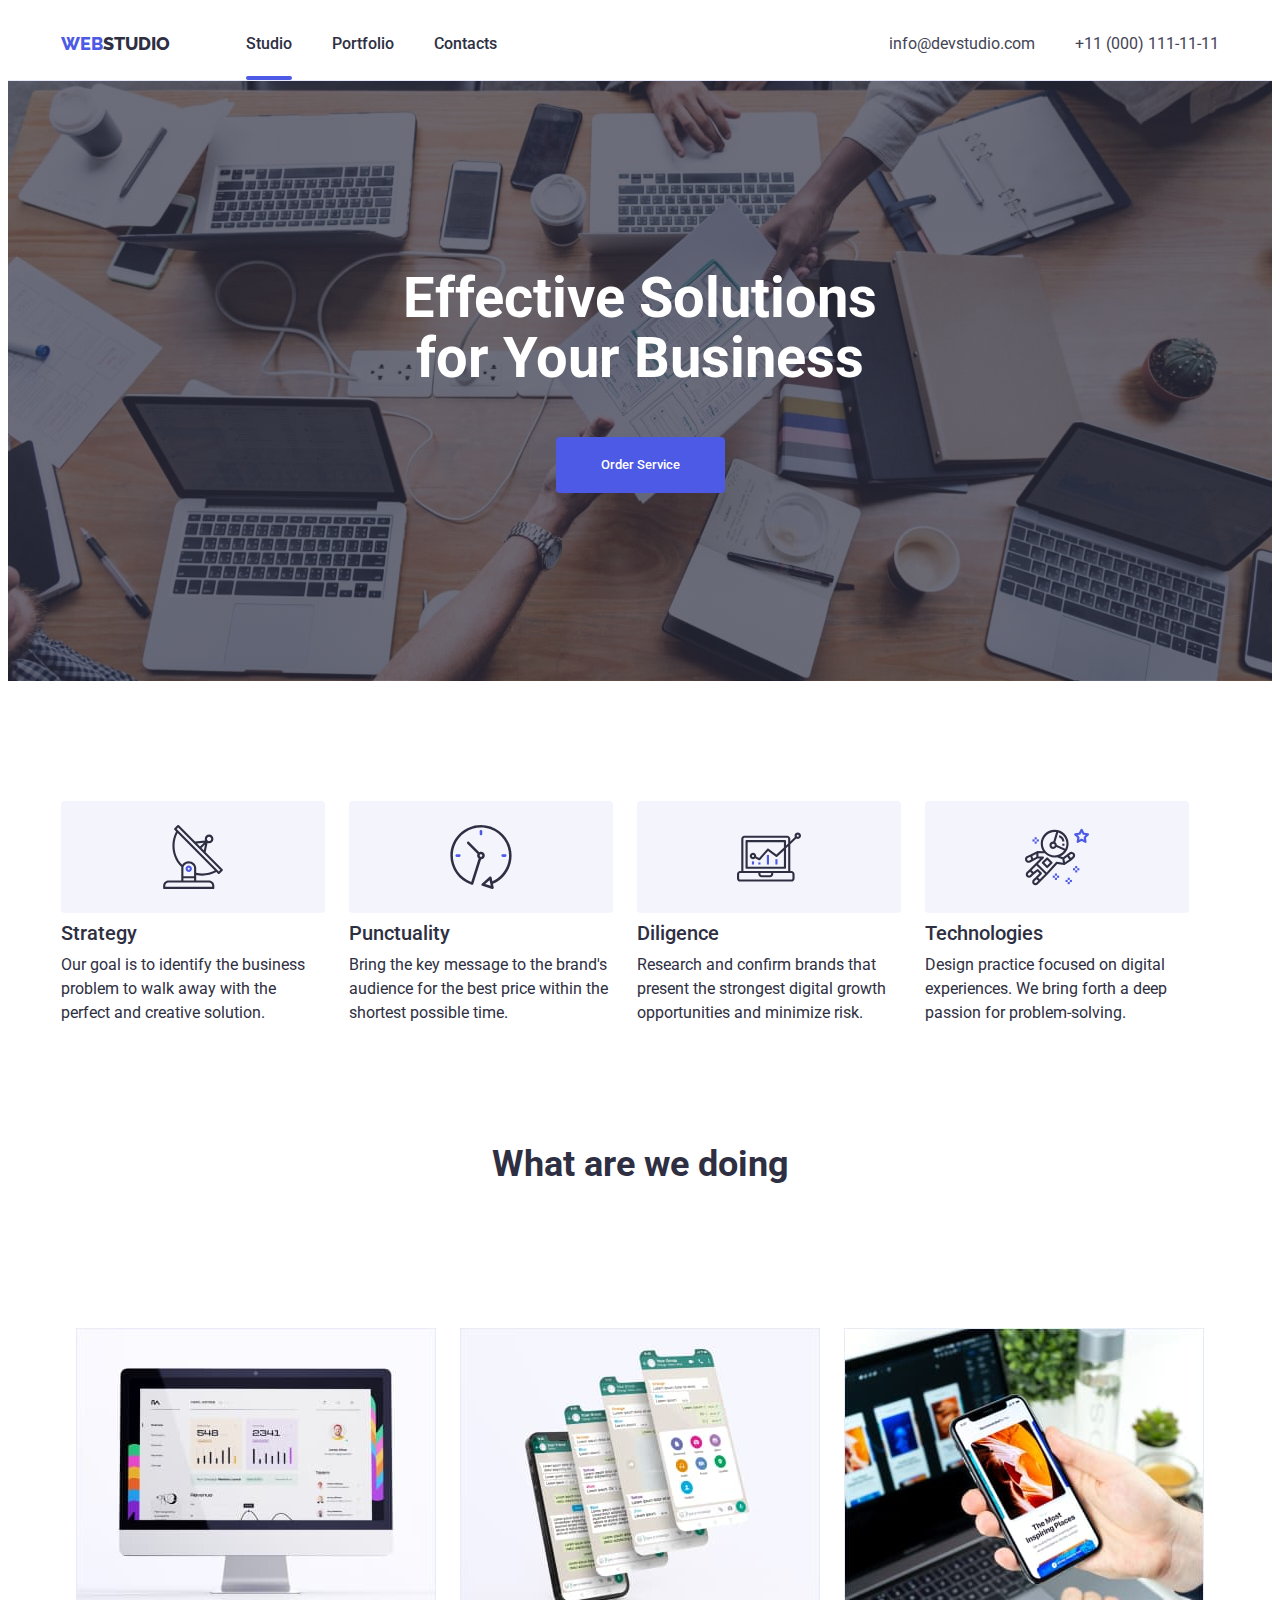
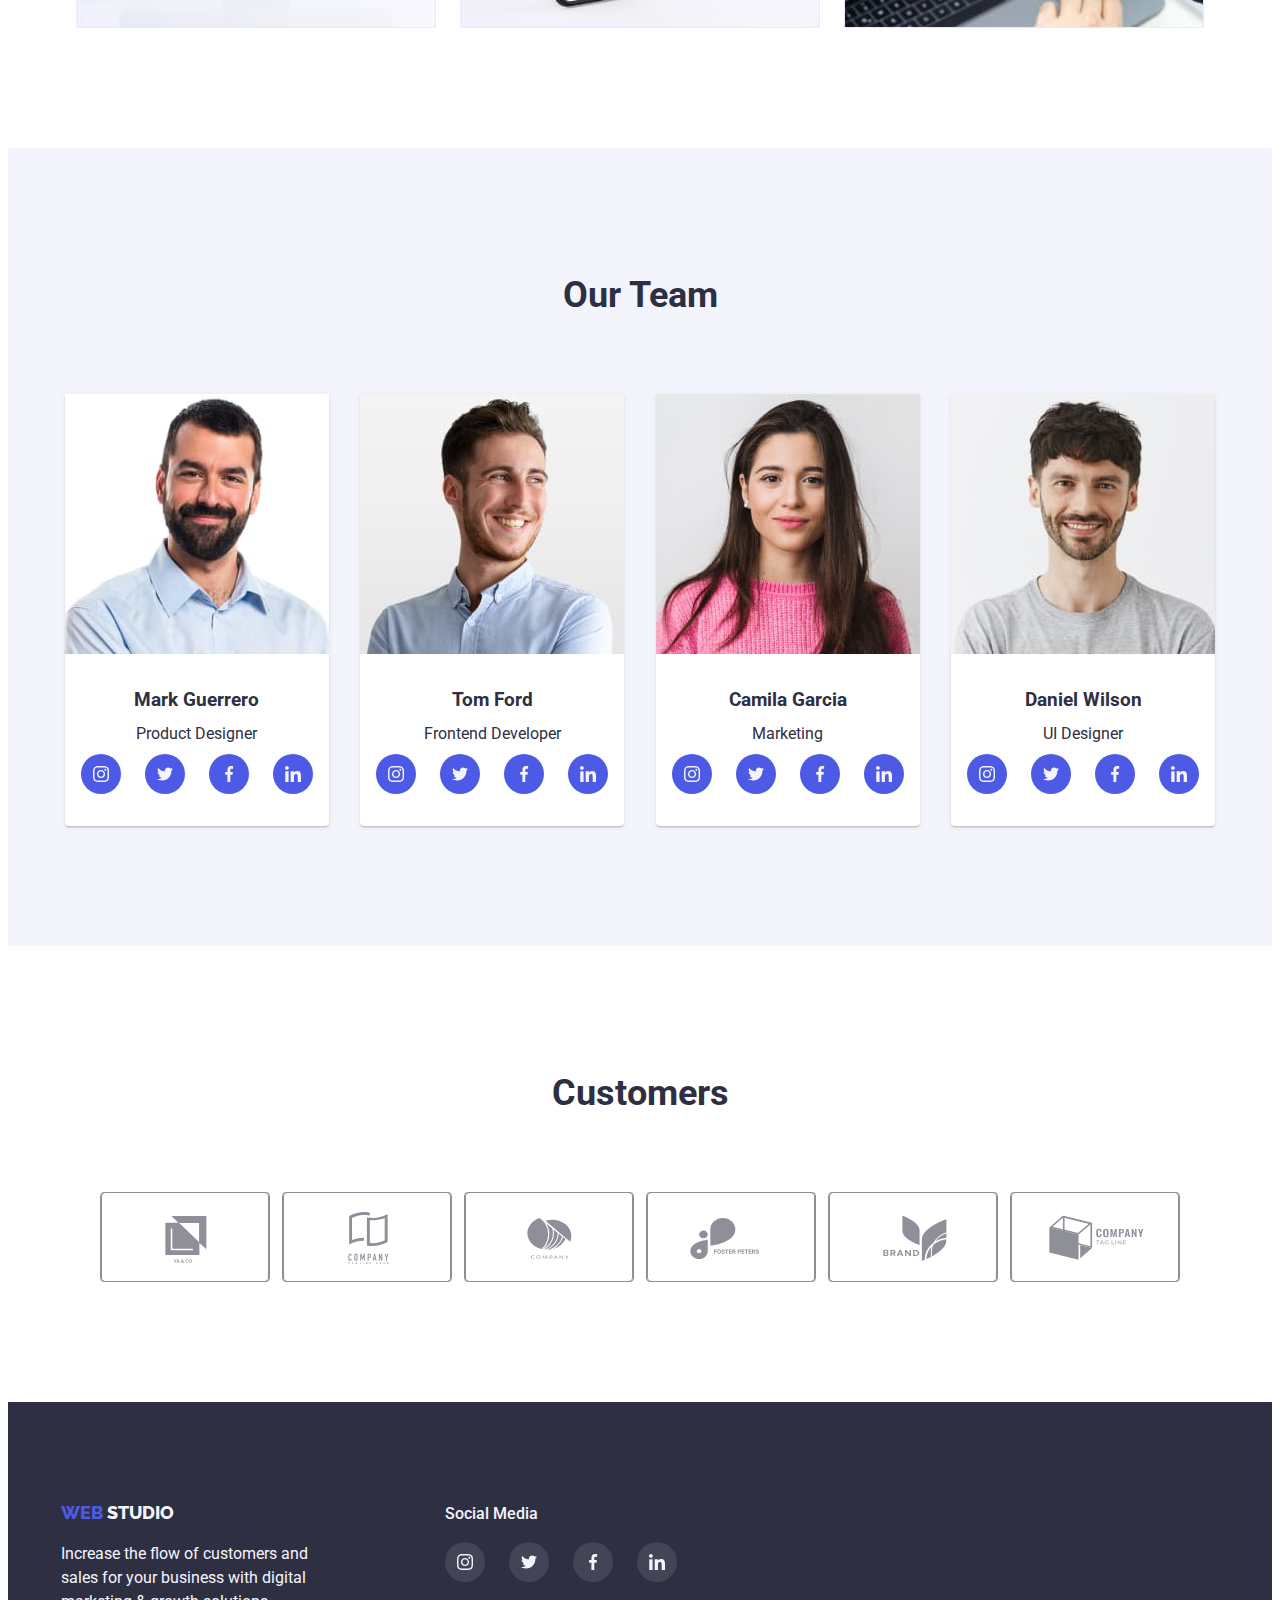
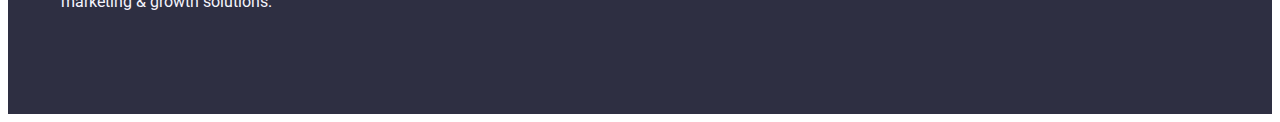
<file: index.html>
<!DOCTYPE html>
<html lang="en">
  <head>
    <meta charset="UTF-8" />
    <meta http-equiv="X-UA-Compatible" content="IE=edge" />
    <meta name="viewport" content="width=device-width, initial-scale=1.0" />
    <title>WebStudio</title>
    <link rel="preconnect" href="https://fonts.googleapis.com" />
    <link rel="preconnect" href="https://fonts.gstatic.com" crossorigin />
    <link
      href="https://fonts.googleapis.com/css2?family=Raleway:wght@800&family=Roboto:wght@400;500;700&display=swap"
      rel="stylesheet"
    />
    <link
      rel="stylesheet"
      href="https://cdnjs.cloudflare.com/ajax/libs/modern-normalize/1.1.0/modern-normalize.min.css"
      integrity="sha512-wpPYUAdjBVSE4KJnH1VR1HeZfpl1ub8YT/NKx4PuQ5NmX2tKuGu6U/JRp5y+Y8XG2tV+wKQpNHVUX03MfMFn9Q=="
      crossorigin="anonymous"
      referrerpolicy="no-referrer"
    />
    <link rel="stylesheet" href="./css/styles.css" />
  </head>
  <body class="body-text">
    <header class="header">
      <div class="container container-header">
        <nav class="nav-text">
          <a class="logo-text-first-section" href="./index.html">WEB</a
          ><span class="logo-text-second-section">STUDIO</span>
          <ul class="nav-container">
            <li class="nav-item">
              <a class="nav-link current" href="./index.html">Studio</a>
            </li>
            <li class="nav-item">
              <a class="nav-link" href="./portfolio.html">Portfolio</a>
            </li>
            <li class="nav-item">
              <a class="nav-link" href="">Contacts</a>
            </li>
          </ul>
        </nav>
        <address class="address-text">
          <ul class="address-container">
            <li class="address-item">
              <a href="mailto:info@devstudio.com">info@devstudio.com</a>
            </li>
            <li class="address-item">
              <a href="tel:+110001111111">+11 (000) 111-11-11</a>
            </li>
          </ul>
        </address>
      </div>
    </header>
    <main>
      <!--Hero-->
      <section class="hero">
        <div class="container container-hero">
          <h1 class="hero-text">Effective Solutions for Your Business</h1>
          <button type="button" class="hero-button" data-modal-open>
            Order Service
          </button>
        </div>
      </section>
      <!--Core Values-->
      <section class="core-values">
        <div class="container">
          <h2 class="sub-header-text visually-hidden">Core Values</h2>
          <ul class="core-values-item-list">
            <li class="core-values-item">
              <div class="values-icon-container">
                <svg class="core-values-icon" width="64" height="64">
                  <use href="./images/symbol-defs.svg#icon-antenna"></use>
                </svg>
              </div>
              <h3 class="small-header-text">Strategy</h3>
              <p class="core-values-text">
                Our goal is to identify the business problem to walk away with
                the perfect and creative solution.
              </p>
            </li>
            <li class="core-values-item">
              <div class="values-icon-container">
                <svg class="core-values-icon" width="64" height="64">
                  <use href="./images/symbol-defs.svg#icon-clock"></use>
                </svg>
              </div>
              <h3 class="small-header-text">Punctuality</h3>
              <p class="core-values-text">
                Bring the key message to the brand's audience for the best price
                within the shortest possible time.
              </p>
            </li>
            <li class="core-values-item">
              <div class="values-icon-container">
                <svg class="core-values-icon" width="64" height="64">
                  <use href="./images/symbol-defs.svg#icon-diagram"></use>
                </svg>
              </div>
              <h3 class="small-header-text">Diligence</h3>
              <p class="core-values-text">
                Research and confirm brands that present the strongest digital
                growth opportunities and minimize risk.
              </p>
            </li>
            <li class="core-values-item">
              <div class="values-icon-container">
                <svg class="core-values-icon" width="64" height="64">
                  <use href="./images/symbol-defs.svg#icon-astronaut"></use>
                </svg>
              </div>
              <h3 class="small-header-text">Technologies</h3>
              <p class="core-values-text">
                Design practice focused on digital experiences. We bring forth a
                deep passion for problem-solving.
              </p>
            </li>
          </ul>
        </div>
      </section>

      <!--What Are We Doing-->
      <section class="what-we-are-doing">
        <div class="container">
          <h2 class="what-are-we-doing-header-text">What are we doing</h2>
          <ul class="what-are-we-doing-list">
            <li class="what-are-we-doing-item">
              <img
                src="./images/what-we-are-doing.jpg"
                width="360"
                alt="Stuff our company does"
              />
            </li>
            <li class="what-are-we-doing-item">
              <img
                src="./images/what-we-are-doing2.jpg"
                width="360"
                alt="Stuff our company does"
              />
            </li>
            <li class="what-are-we-doing-item">
              <img
                src="./images/what-we-are-doing3.jpg"
                width="360"
                alt="Stuff our company does"
              />
            </li>
          </ul>
        </div>
      </section>
      <!--Team Members-->
      <section class="section-with-light-wrapper">
        <div class="container">
          <h2 class="team-header-text">Our Team</h2>
          <ul class="team-outer-container">
            <li class="team-container">
              <img
                src="./images/team-member.jpg"
                width="264"
                alt="Team member photo"
              />
              <div class="team-member-info">
                <h3 class="team-small-header-text">Mark Guerrero</h3>
                <p class="team-position">Product Designer</p>
                <ul class="social-media-container">
                  <li>
                    <a class="social-media-icon" href="">
                      <svg width="16" height="16">
                        <use
                          href="./images/symbol-defs.svg#icon-instagram"
                          aria-label="Instagram link"
                          rel="noopener noreferrer"
                          target="_blank"
                        ></use>
                      </svg>
                    </a>
                  </li>
                  <li>
                    <a class="social-media-icon" href="">
                      <svg width="16" height="16">
                        <use
                          href="./images/symbol-defs.svg#icon-twitter"
                          aria-label="Twitter link"
                          rel="noopener noreferrer"
                          target="_blank"
                        ></use>
                      </svg>
                    </a>
                  </li>
                  <li>
                    <a class="social-media-icon" href="">
                      <svg width="16" height="16">
                        <use
                          href="./images/symbol-defs.svg#icon-facebook"
                          aria-label="Facebook link"
                          rel="noopener noreferrer"
                          target="_blank"
                        ></use>
                      </svg>
                    </a>
                  </li>
                  <li>
                    <a class="social-media-icon" href="">
                      <svg width="16" height="16">
                        <use
                          href="./images/symbol-defs.svg#icon-linkedin"
                          aria-label="LinkedIn link"
                          rel="noopener noreferrer"
                          target="_blank"
                        ></use>
                      </svg>
                    </a>
                  </li>
                </ul>
              </div>
            </li>
            <li class="team-container">
              <img
                src="./images/team-member2.jpg"
                width="264"
                alt="Team member photo"
              />
              <div class="team-member-info">
                <h3 class="team-small-header-text">Tom Ford</h3>
                <p class="team-position">Frontend Developer</p>
                <ul class="social-media-container">
                  <li>
                    <a class="social-media-icon" href="">
                      <svg width="16" height="16">
                        <use
                          href="./images/symbol-defs.svg#icon-instagram"
                          aria-label="Instagram link"
                          rel="noopener noreferrer"
                          target="_blank"
                        ></use>
                      </svg>
                    </a>
                  </li>
                  <li>
                    <a class="social-media-icon" href="">
                      <svg width="16" height="16">
                        <use
                          href="./images/symbol-defs.svg#icon-twitter"
                          aria-label="Twitter link"
                          rel="noopener noreferrer"
                          target="_blank"
                        ></use>
                      </svg>
                    </a>
                  </li>
                  <li>
                    <a class="social-media-icon" href="">
                      <svg width="16" height="16">
                        <use
                          href="./images/symbol-defs.svg#icon-facebook"
                          aria-label="Facebook link"
                          rel="noopener noreferrer"
                          target="_blank"
                        ></use>
                      </svg>
                    </a>
                  </li>
                  <li>
                    <a class="social-media-icon" href="">
                      <svg width="16" height="16">
                        <use
                          href="./images/symbol-defs.svg#icon-linkedin"
                          aria-label="LinkedIn link"
                          rel="noopener noreferrer"
                          target="_blank"
                        ></use>
                      </svg>
                    </a>
                  </li>
                </ul>
              </div>
            </li>
            <li class="team-container">
              <img
                src="./images/team-member3.jpg"
                width="264"
                alt="Team member photo"
              />
              <div class="team-member-info">
                <h3 class="team-small-header-text">Camila Garcia</h3>
                <p class="team-position">Marketing</p>
                <ul class="social-media-container">
                  <li>
                    <a class="social-media-icon" href="">
                      <svg width="16" height="16">
                        <use
                          href="./images/symbol-defs.svg#icon-instagram"
                          aria-label="Instagram link"
                          rel="noopener noreferrer"
                          target="_blank"
                        ></use>
                      </svg>
                    </a>
                  </li>
                  <li>
                    <a class="social-media-icon" href="">
                      <svg width="16" height="16">
                        <use
                          href="./images/symbol-defs.svg#icon-twitter"
                          aria-label="Twitter link"
                          rel="noopener noreferrer"
                          target="_blank"
                        ></use>
                      </svg>
                    </a>
                  </li>
                  <li>
                    <a class="social-media-icon" href="">
                      <svg width="16" height="16">
                        <use
                          href="./images/symbol-defs.svg#icon-facebook"
                          aria-label="Facebook link"
                          rel="noopener noreferrer"
                          target="_blank"
                        ></use>
                      </svg>
                    </a>
                  </li>
                  <li>
                    <a class="social-media-icon" href="">
                      <svg width="16" height="16">
                        <use
                          href="./images/symbol-defs.svg#icon-linkedin"
                          aria-label="LinkedIn link"
                          rel="noopener noreferrer"
                          target="_blank"
                        ></use>
                      </svg>
                    </a>
                  </li>
                </ul>
              </div>
            </li>
            <li class="team-container">
              <img
                src="./images/team-member4.jpg"
                width="264"
                alt="Team member photo"
              />
              <div class="team-member-info">
                <h3 class="team-small-header-text">Daniel Wilson</h3>
                <p class="team-position">UI Designer</p>
                <ul class="social-media-container">
                  <li>
                    <a class="social-media-icon" href="">
                      <svg width="16" height="16">
                        <use
                          href="./images/symbol-defs.svg#icon-instagram"
                          aria-label="Instagram link"
                          rel="noopener noreferrer"
                          target="_blank"
                        ></use>
                      </svg>
                    </a>
                  </li>
                  <li>
                    <a class="social-media-icon" href="">
                      <svg width="16" height="16">
                        <use
                          href="./images/symbol-defs.svg#icon-twitter"
                          aria-label="Twitter link"
                          rel="noopener noreferrer"
                          target="_blank"
                        ></use>
                      </svg>
                    </a>
                  </li>
                  <li>
                    <a class="social-media-icon" href="">
                      <svg width="16" height="16">
                        <use
                          href="./images/symbol-defs.svg#icon-facebook"
                          aria-label="Facebook link"
                          rel="noopener noreferrer"
                          target="_blank"
                        ></use>
                      </svg>
                    </a>
                  </li>
                  <li>
                    <a class="social-media-icon" href="">
                      <svg width="16" height="16">
                        <use
                          href="./images/symbol-defs.svg#icon-linkedin"
                          aria-label="LinkedIn link"
                          rel="noopener noreferrer"
                          target="_blank"
                        ></use>
                      </svg>
                    </a>
                  </li>
                </ul>
              </div>
            </li>
          </ul>
        </div>
      </section>
      <section class="customers">
        <div class="container">
          <h2 class="customers-header-text">Customers</h2>
          <ul class="customers-list">
            <li class="customer-item">
              <a class="customer-link" href="">
                <svg class="customer-icon" width="104" height="56">
                  <use
                    href="./images/symbol-defs.svg#icon-logo"
                    aria-label="Customer company"
                    rel="noopener noreferrer"
                    target="_blank"
                  ></use>
                </svg>
              </a>
            </li>
            <li class="customer-item">
              <a class="customer-link" href="">
                <svg class="customer-icon" width="104" height="56">
                  <use
                    href="./images/symbol-defs.svg#icon-logo2"
                    aria-label="Customer company"
                    rel="noopener noreferrer"
                    target="_blank"
                  ></use>
                </svg>
              </a>
            </li>
            <li class="customer-item">
              <a class="customer-link" href="">
                <svg class="customer-icon" width="104" height="56">
                  <use
                    href="./images/symbol-defs.svg#icon-logo3"
                    aria-label="Customer company"
                    rel="noopener noreferrer"
                    target="_blank"
                  ></use>
                </svg>
              </a>
            </li>
            <li class="customer-item">
              <a class="customer-link" href="">
                <svg class="customer-icon" width="104" height="56">
                  <use
                    href="./images/symbol-defs.svg#icon-logo4"
                    aria-label="Customer company"
                    rel="noopener noreferrer"
                    target="_blank"
                  ></use>
                </svg>
              </a>
            </li>
            <li class="customer-item">
              <a class="customer-link" href="">
                <svg class="customer-icon" width="104" height="56">
                  <use
                    href="./images/symbol-defs.svg#icon-logo5"
                    aria-label="Customer company"
                    rel="noopener noreferrer"
                    target="_blank"
                  ></use>
                </svg>
              </a>
            </li>
            <li class="customer-item">
              <a class="customer-link" href="">
                <svg class="customer-icon" width="104" height="56">
                  <use
                    href="./images/symbol-defs.svg#icon-logo6"
                    aria-label="Customer company"
                    rel="noopener noreferrer"
                    target="_blank"
                  ></use>
                </svg>
              </a>
            </li>
          </ul>
        </div>
      </section>
    </main>
    <footer class="footer">
      <div class="container flex">
        <div class="footer-text">
          <a class="logo-text-first-section" href="./index.html">WEB</a>
          <span class="logo-text-second-section-inverted">STUDIO</span>
          <p class="footer-text-inverted">
            Increase the flow of customers and sales for your business with
            digital marketing & growth solutions.
          </p>
        </div>
        <div class="footer-social-media">
          <h2 class="body-text-inverted">Social Media</h2>
          <ul class="social-media-container-global">
            <li>
              <a class="social-media-icon-global" href="">
                <svg width="16" height="16">
                  <use
                    href="./images/symbol-defs.svg#icon-instagram"
                    aria-label="Instagram link"
                    rel="noopener noreferrer"
                    target="_blank"
                  ></use>
                </svg>
              </a>
            </li>
            <li>
              <a class="social-media-icon-global" href="">
                <svg width="16" height="16">
                  <use
                    href="./images/symbol-defs.svg#icon-twitter"
                    aria-label="Twitter link"
                    rel="noopener noreferrer"
                    target="_blank"
                  ></use>
                </svg>
              </a>
            </li>
            <li>
              <a class="social-media-icon-global" href="">
                <svg width="16" height="16">
                  <use
                    href="./images/symbol-defs.svg#icon-facebook"
                    aria-label="Facebook link"
                    rel="noopener noreferrer"
                    target="_blank"
                  ></use>
                </svg>
              </a>
            </li>
            <li>
              <a class="social-media-icon-global" href="">
                <svg width="16" height="16">
                  <use
                    href="./images/symbol-defs.svg#icon-linkedin"
                    aria-label="LinkedIn link"
                    rel="noopener noreferrer"
                    target="_blank"
                  ></use>
                </svg>
              </a>
            </li>
          </ul>
        </div>
      </div>
    </footer>
    <div class="backdrop is-hidden" data-modal>
      <div class="modal-window">
        <button class="button-close" data-modal-close>
          <svg width="8" height="8">
            <use
              href="./images/symbol-defs.svg#icon-close-button"
              aria-label="close button"
            ></use>
          </svg>
        </button>
      </div>
    </div>
    <script src="./scripts/modal.js"></script>
  </body>
</html>
</file>
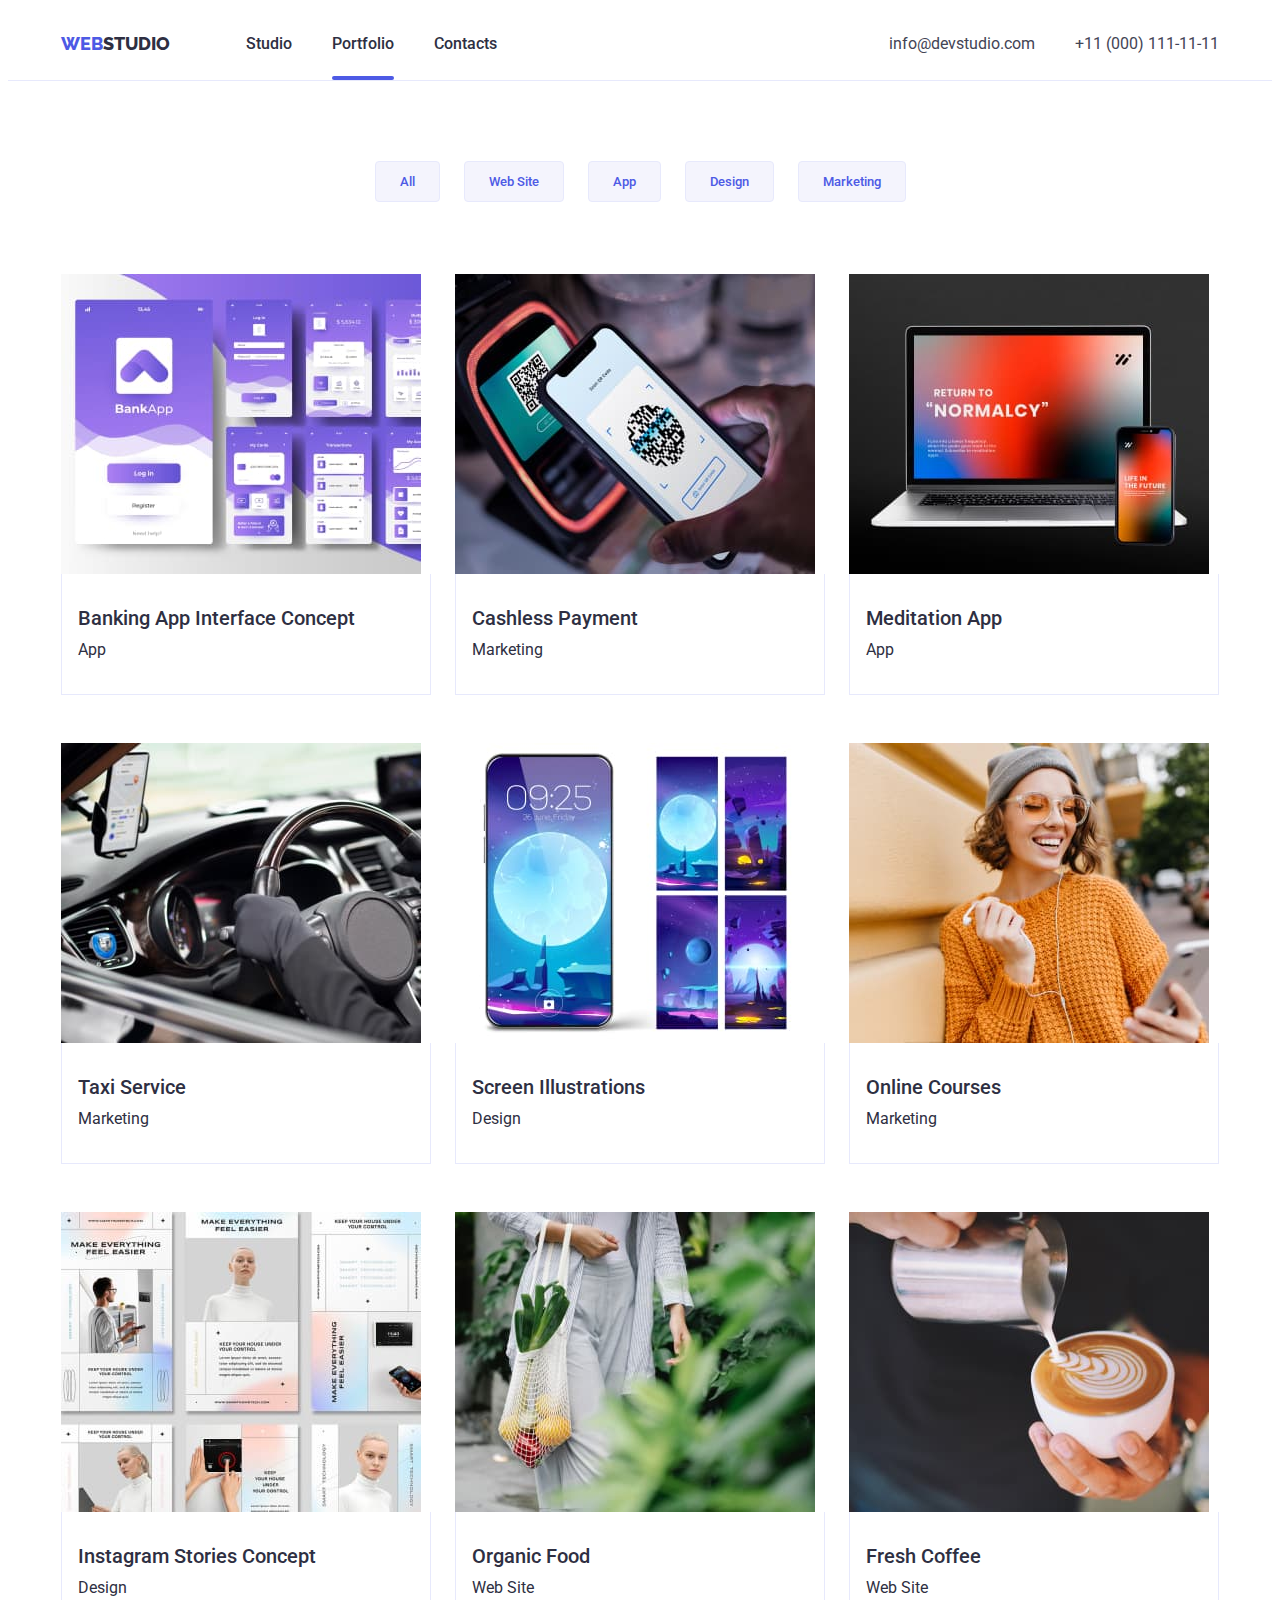
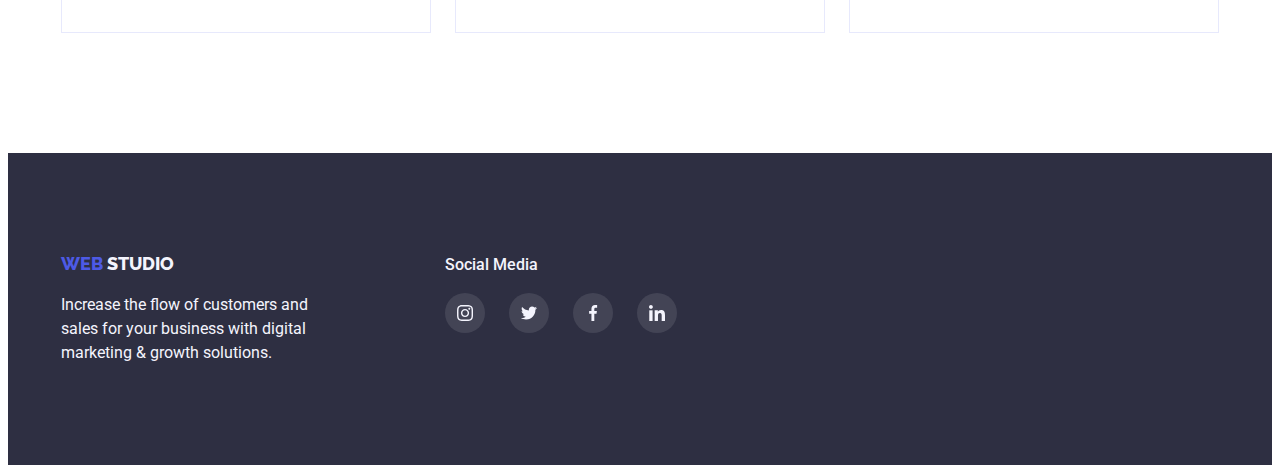
<file: portfolio.html>
<!DOCTYPE html>
<html lang="en">
  <head>
    <meta charset="UTF-8" />
    <meta http-equiv="X-UA-Compatible" content="IE=edge" />
    <meta name="viewport" content="width=device-width, initial-scale=1.0" />
    <title>Portfolio</title>
    <link rel="preconnect" href="https://fonts.googleapis.com" />
    <link rel="preconnect" href="https://fonts.gstatic.com" crossorigin />
    <link
      href="https://fonts.googleapis.com/css2?family=Raleway:wght@800&family=Roboto:wght@400;500;700&display=swap"
      rel="stylesheet"
    />
    <link
      rel="stylesheet"
      href="https://cdnjs.cloudflare.com/ajax/libs/modern-normalize/1.1.0/modern-normalize.min.css"
      integrity="sha512-wpPYUAdjBVSE4KJnH1VR1HeZfpl1ub8YT/NKx4PuQ5NmX2tKuGu6U/JRp5y+Y8XG2tV+wKQpNHVUX03MfMFn9Q=="
      crossorigin="anonymous"
      referrerpolicy="no-referrer"
    />
    <link rel="stylesheet" href="./css/styles.css" />
  </head>
  <body class="body-text">
    <header class="header">
      <div class="container container-header">
        <nav class="nav-text">
          <a class="logo-text-first-section" href="./index.html">WEB</a
          ><span class="logo-text-second-section">STUDIO</span>
          <ul class="nav-container">
            <li class="nav-item">
              <a class="nav-link" href="./index.html">Studio</a>
            </li>
            <li class="nav-item">
              <a class="nav-link current" href="./portfolio.html">Portfolio</a>
            </li>
            <li class="nav-item">
              <a class="nav-link" href="">Contacts</a>
            </li>
          </ul>
        </nav>
        <address class="address-text">
          <ul class="address-container">
            <li class="address-item">
              <a href="mailto:info@devstudio.com">info@devstudio.com</a>
            </li>
            <li class="address-item">
              <a href="tel:+110001111111">+11 (000) 111-11-11</a>
            </li>
          </ul>
        </address>
      </div>
    </header>
    <main>
      <section>
        <div class="container">
          <h1 class="visually-hidden">Portfolio</h1>
          <ul class="gallery-filter">
            <li>
              <button type="button" class="filter-button">All</button>
            </li>
            <li>
              <button type="button" class="filter-button">Web Site</button>
            </li>
            <li>
              <button type="button" class="filter-button">App</button>
            </li>
            <li>
              <button type="button" class="filter-button">Design</button>
            </li>
            <li>
              <button type="button" class="filter-button">Marketing</button>
            </li>
          </ul>
          <ul class="gallery">
            <li class="gallery-container-item">
              <a class="gallery-container-link" href="">
                <div class="hover-block">
                  <img
                    src="./images/banking-app-interface.jpg"
                    alt="Banking App
                        Interface Concept"
                    width="360"
                    height="300"
                  />
                  <p class="hover-text">
                    Lorem ipsum dolor sit amet consectetur adipisicing elit.
                    Explicabo, quas.
                  </p>
                </div>
                <div class="gallery-info">
                  <h2 class="gallery-header-title">
                    Banking App Interface Concept
                  </h2>
                  <p class="gallery-text">App</p>
                </div>
              </a>
            </li>
            <li class="gallery-container-item">
              <a class="gallery-container-link" href="">
                <div class="hover-block">
                  <img
                    src="./images/cashless-payment.jpg"
                    alt="Cashless Payment"
                    width="360"
                    height="300"
                  />
                  <p class="hover-text">
                    Lorem ipsum dolor sit amet consectetur adipisicing elit.
                    Explicabo, quas.
                  </p>
                </div>
                <div class="gallery-info">
                  <h2 class="gallery-header-title">Cashless Payment</h2>
                  <p class="gallery-text">Marketing</p>
                </div>
              </a>
            </li>
            <li class="gallery-container-item">
              <a class="gallery-container-link" href="">
                <div class="hover-block">
                  <img
                    src="./images/meditation-app.jpg"
                    alt="Meditation App"
                    width="360"
                    height="300"
                  />
                  <p class="hover-text">
                    Lorem ipsum dolor sit amet consectetur adipisicing elit.
                    Explicabo, quas.
                  </p>
                </div>
                <div class="gallery-info">
                  <h2 class="gallery-header-title">Meditation App</h2>
                  <p class="gallery-text">App</p>
                </div>
              </a>
            </li>
            <li class="gallery-container-item">
              <a class="gallery-container-link" href="">
                <div class="hover-block">
                  <img
                    src="./images/taxi-service.jpg"
                    alt="Taxi Service"
                    width="360"
                    height="300"
                  />
                  <p class="hover-text">
                    Lorem ipsum dolor sit amet consectetur adipisicing elit.
                    Explicabo, quas.
                  </p>
                </div>
                <div class="gallery-info">
                  <h2 class="gallery-header-title">Taxi Service</h2>
                  <p class="gallery-text">Marketing</p>
                </div>
              </a>
            </li>
            <li class="gallery-container-item">
              <a class="gallery-container-link" href="">
                <div class="hover-block">
                  <img
                    src="./images/screen-illustrations.jpg"
                    alt="Screen
                        Illustrations"
                    width="360"
                    height="300"
                  />
                  <p class="hover-text">
                    Lorem ipsum dolor sit amet consectetur adipisicing elit.
                    Explicabo, quas.
                  </p>
                </div>
                <div class="gallery-info">
                  <h2 class="gallery-header-title">Screen Illustrations</h2>
                  <p class="gallery-text">Design</p>
                </div>
              </a>
            </li>
            <li class="gallery-container-item">
              <a class="gallery-container-link" href="">
                <div class="hover-block">
                  <img
                    src="./images/online-courses.jpg"
                    alt="Online Courses"
                    width="360"
                    height="300"
                  />
                  <p class="hover-text">
                    Lorem ipsum dolor sit amet consectetur adipisicing elit.
                    Explicabo, quas.
                  </p>
                </div>
                <div class="gallery-info">
                  <h2 class="gallery-header-title">Online Courses</h2>
                  <p class="gallery-text">Marketing</p>
                </div>
              </a>
            </li>
            <li class="gallery-container-item">
              <a class="gallery-container-link" href="">
                <div class="hover-block">
                  <img
                    src="./images/instargam-stories-concept.jpg"
                    alt="Instagram
                        Stories Concept"
                    width="360"
                    height="300"
                  />
                  <p class="hover-text">
                    Lorem ipsum dolor sit amet consectetur adipisicing elit.
                    Explicabo, quas.
                  </p>
                </div>
                <div class="gallery-info">
                  <h2 class="gallery-header-title">
                    Instagram Stories Concept
                  </h2>
                  <p class="gallery-text">Design</p>
                </div>
              </a>
            </li>
            <li class="gallery-container-item">
              <a class="gallery-container-link" href="">
                <div class="hover-block">
                  <img
                    src="./images/organic-food.jpg"
                    alt="Organic Food"
                    width="360"
                    height="300"
                  />
                  <p class="hover-text">
                    Lorem ipsum dolor sit amet consectetur adipisicing elit.
                    Explicabo, quas.
                  </p>
                </div>
                <div class="gallery-info">
                  <h2 class="gallery-header-title">Organic Food</h2>
                  <p class="gallery-text">Web Site</p>
                </div>
              </a>
            </li>
            <li class="gallery-container-item">
              <a class="gallery-container-link" href="">
                <div class="hover-block">
                  <img
                    src="./images/fresh-coffee.jpg"
                    alt="Fresh Coffee"
                    width="360"
                    height="300"
                  />
                  <p class="hover-text">
                    Lorem ipsum dolor sit amet consectetur adipisicing elit.
                    Explicabo, quas.
                  </p>
                </div>
                <div class="gallery-info">
                  <h2 class="gallery-header-title">Fresh Coffee</h2>
                  <p class="gallery-text">Web Site</p>
                </div>
              </a>
            </li>
          </ul>
        </div>
      </section>
    </main>
    <div class="wide-container">
      <footer class="footer">
        <div class="container flex">
          <div class="footer-text">
            <a class="logo-text-first-section" href="./index.html">WEB</a>
            <span class="logo-text-second-section-inverted">STUDIO</span>
            <p class="footer-text-inverted">
              Increase the flow of customers and sales for your business with
              digital marketing & growth solutions.
            </p>
          </div>
          <div class="footer-social-media">
            <h2 class="body-text-inverted">Social Media</h2>
            <ul class="social-media-container-global">
              <li>
                <a class="social-media-icon-global" href="">
                  <svg width="16" height="16">
                    <use
                      href="./images/symbol-defs.svg#icon-instagram"
                      aria-label="Instagram link"
                      rel="noopener noreferrer"
                      target="_blank"
                    ></use>
                  </svg>
                </a>
              </li>
              <li>
                <a class="social-media-icon-global" href="">
                  <svg width="16" height="16">
                    <use
                      href="./images/symbol-defs.svg#icon-twitter"
                      aria-label="Twitter link"
                      rel="noopener noreferrer"
                      target="_blank"
                    ></use>
                  </svg>
                </a>
              </li>
              <li>
                <a class="social-media-icon-global" href="">
                  <svg width="16" height="16">
                    <use
                      href="./images/symbol-defs.svg#icon-facebook"
                      aria-label="Facebook link"
                      rel="noopener noreferrer"
                      target="_blank"
                    ></use>
                  </svg>
                </a>
              </li>
              <li>
                <a class="social-media-icon-global" href="">
                  <svg width="16" height="16">
                    <use
                      href="./images/symbol-defs.svg#icon-linkedin"
                      aria-label="LinkedIn link"
                      rel="noopener noreferrer"
                      target="_blank"
                    ></use>
                  </svg>
                </a>
              </li>
            </ul>
          </div>
        </div>
      </footer>
    </div>
  </body>
</html>
</file>
<file: css/styles.css>
:root {
  --primary-brand-color: #4d5ae5;
  --pressed-state-color: #404bbf;
  --dark-main-color: #2e2f42;
  --success-color: #31d0aa;
  --text-color: #434455;
  --subtle-text-color: #8e8f99;
  --accent-color: #e7e9fc;
  --light-main-color: #f4f4fd;
  --model-overlay-color: #2e2f42;
  --dark-background-color: #2e2f42;
  --light-background-color: #ffffff;
  --modal-background: #fcfcfc;
}

img {
  display: block;
  max-width: 100%;
}

ul {
  padding: 0;
  margin: 0;
}

h1,
h2,
h3,
p {
  margin-top: 0;
  margin-bottom: 0;
}

a {
  text-decoration: none;
  color: inherit;
}

a:active {
  color: var(--pressed-state-color);
  transition: color 250ms cubic-bezier(0.4, 0, 0.2, 1);
}

a:hover,
a:focus {
  color: var(--pressed-state-color);
  transition: color 250ms cubic-bezier(0.4, 0, 0.2, 1);
}

li {
  list-style: none;
}

.body-text {
  font-family: Roboto, sans-serif;
  font-weight: 400;
  font-size: 16px;
  line-height: 1.5;
  color: var(--dark-main-color);
}

.body-text-inverted {
  display: flex;
  font-family: Roboto, sans-serif;
  font-weight: 400;
  font-size: 16px;
  line-height: 1.5;
  color: var(--light-main-color);
  margin-top: 16px;
}

.nav-text {
  display: flex;
  align-items: center;
  font-weight: 500;
  color: var(--dark-main-color);
}

.nav-text a {
  display: block;
}

.nav-container {
  display: flex;
  margin-left: 76px;
}
.nav-container .nav-item:not(:last-child) {
  margin-right: 40px;
}

.nav-link {
  padding-top: 24px;
  padding-bottom: 24px;
  position: relative;
  background-color: no;
}

.current::after {
  position: absolute;
  bottom: -1px;
  content: '';
  background-color: transparent;
  height: 4px;
  width: 100%;
  display: block;
  border-radius: 2px;
  transition: background-color 250ms cubic-bezier(0.4, 0, 0.2, 1);
}

.nav-link:hover::after {
  background-color: var(--primary-brand-color);
}

.nav-link.current::after {
  background-color: var(--primary-brand-color);
}

.nav-link::after {
  position: absolute;
  content: '';
  width: 100%;
  height: 4px;
  border-radius: 4px;
  left: 0;
  bottom: 0;
  margin-top: 20px;
  background-color: transparent;
}

.address-container .address-item:not(:last-child) {
  display: flex;
  justify-content: flex-end;
}
.address-container {
  margin-left: 0px;
}

.address-item:last-child {
  margin-left: 40px;
}

.address-text {
  font-weight: 400;
  color: var(--text-color);
  font-style: normal;
  margin-left: auto;
}

.header {
  margin-left: auto;
  margin-right: auto;
  justify-content: baseline;
  border-bottom: 1px solid var(--accent-color);
}
.header-container {
  display: flex;
  align-items: center;
  padding-left: 0;
  margin-left: 0;
  border-bottom-color: var(--accent-color);
  border-width: 1px;
  padding-top: 8px;
  padding-bottom: 8px;
}

.logo-text-first-section,
.logo-text-second-section {
  margin-left: 0px;
}

.logo-text-first-section {
  font-family: Raleway, sans-serif;
  font-weight: 800;
  font-size: 18px;
  line-height: 1.16;
  color: var(--primary-brand-color);
  text-transform: capitalize;
}

.logo-text-second-section {
  font-family: Raleway, sans-serif;
  font-weight: 800;
  font-size: 18px;
  line-height: 1.16;
  color: var(--dark-main-color);
  text-transform: capitalize;
}

.logo-text-second-section-inverted {
  font-family: Raleway, sans-serif;
  font-weight: 800;
  font-size: 18px;
  line-height: 1.16;
  color: var(--light-main-color);
  text-transform: capitalize;
}

.main-title-text {
  font-weight: 700;
  font-size: 56px;
  line-height: 1.07;
  text-align: center;
}

.sub-header-text {
  font-weight: 700;
  font-size: 36px;
  line-height: 1.1;
  text-align: center;
}

.small-header-text {
  font-weight: 500;
  font-size: 20px;
  line-height: 1.2;
  text-align: left;
}

.hero,
.footer {
  background-color: var(--dark-background-color);
}

.hero {
  text-align: center;
  padding: 188px 0;
  max-width: 1440px;
  margin: 0 auto;
  background-repeat: no-repeat;
  background-size: cover;
  background-position: center;
  background-image: linear-gradient(
      rgba(46, 47, 66, 0.7),
      rgba(46, 47, 66, 0.7)
    ),
    url('../images/hero-bg-image.jpg');
}

.team-outer-container {
  background-color: var(--light-main-color);
  display: flex;
  flex-wrap: wrap;
  gap: 24px;
  padding-right: 0;
  padding-left: 0;
  margin-left: auto;
  margin-right: auto;
}

.team-container {
  width: 264;
  padding-right: 0;
  padding-left: 0;
  margin-left: auto;
  margin-right: auto;
  justify-content: center;
  background-color: var(--light-background-color);
  border-bottom-left-radius: 4px;
  border-bottom-right-radius: 4px;
  box-shadow: 0px 2px 1px 0px rgba(46, 47, 66, 0.08),
    0px 1px 1px 0px rgba(46, 47, 66, 0.16),
    0px 1px 6px 0px rgba(46, 47, 66, 0.08);
  transition: box-shadow 250ms cubic-bezier(0.4, 0, 0.2, 1);
}

.hero-text {
  font-weight: 700;
  font-size: 56px;
  line-height: 1.07;
  color: var(--light-background-color);
  text-align: center;
  max-width: 496px;
  margin-top: 0;
  margin-left: auto;
  margin-right: auto;
}

.hero-button {
  font-family: Roboto, sans-serif;
  font-weight: 500;
  color: var(--light-background-color);
  background-color: var(--primary-brand-color);
  width: 169px;
  height: 56px;
  border-radius: 4px;
  border: 0;
  margin-top: 48px;
  cursor: pointer;
}

.hero-button:hover,
.hero-button:focus {
  background-color: var(--pressed-state-color);
  transition: background-color 250ms cubic-bezier(0.4, 0, 0.2, 1);
}

.filter-button {
  display: block;
  font-family: Roboto, sans-serif;
  font-weight: 500;
  color: var(--primary-brand-color);
  background-color: var(--light-main-color);
  cursor: pointer;
  padding: 12px 24px 12px 24px;
  border: 1px solid var(--accent-color);
  border-radius: 4px;
}
.gallery-filter {
  gap: 24px;
}

.filter-button:hover,
.filter-button:focus {
  color: var(--light-background-color);
  background-color: var(--pressed-state-color);
  transition: background-color 250ms cubic-bezier(0.4, 0, 0.2, 1);
}

.visually-hidden {
  position: absolute;
  width: 1px;
  height: 1px;
  margin: -1px;
  border: 0;
  padding: 0;
  white-space: nowrap;
  clip-path: inset(100%);
  clip: rect(0 0 0 0);
  overflow: hidden;
}

.section-with-light-wrapper {
  background-color: var(--light-main-color);
  padding-top: 120px;
  padding-bottom: 120px;
}

.container {
  max-width: 1158px;
  padding-right: 15px;
  padding-left: 15px;
  margin-left: auto;
  margin-right: auto;
}

.container-header {
  display: flex;
  align-items: center;
}

.hero-text-container {
  padding-top: 188px;
  margin-left: auto;
  margin-right: auto;
  width: 496px;
}

.footer-text {
  max-width: 264px;
  margin-right: 120px;
}
.footer {
  padding-top: 100px;
  padding-bottom: 100px;
  margin: 0 auto;
  justify-content: flex-start;
}

.container-hero {
  text-align: center;
  align-items: center;
}

.team-position {
  text-align: center;
  margin-top: 8px;
}

.team-small-header-text {
  text-align: center;
}

.address-container {
  display: flex;
  justify-content: flex-end;
}

.social-media-container {
  display: flex;
  align-items: center;
  justify-content: space-between;
  margin-top: 8px;
  margin-bottom: 32px;
  margin-left: 0;
  margin-right: auto;
  gap: 24px;
}

.team-member-info {
  margin-top: 32px;
  margin-left: 16px;
  margin-right: 16px;
}

.social-media-icon {
  display: flex;
  fill: var(--light-background-color);
  height: 40px;
  width: 40px;
  background-color: var(--primary-brand-color);
  border-radius: 50%;
  align-items: center;
  justify-content: center;
}

.social-media-icon:hover,
.social-media-icon:focus {
  background-color: var(--pressed-state-color);
  transition: background-color 250ms cubic-bezier(0.4, 0, 0.2, 1);
}

.what-are-we-doing-list {
  display: flex;
  padding-right: 0;
  padding-left: 0;
  margin-left: 0;
  margin-right: auto;
  justify-content: center;
  gap: 24px;
}

.what-we-are-doing {
  margin-bottom: 120px;
  margin-left: auto;
  margin-right: auto;
  margin-top: 120px;
}

.what-are-we-doing-item {
  margin-top: 72px;
  border-width: 1px;
  border-color: var(--accent-color);
}
.core-values-container {
  display: flex;
  max-width: 1158px;
  padding-right: 15px;
  padding-left: 15px;
  margin-top: 120px;
  margin-left: auto;
  margin-right: auto;
  justify-content: space-between;
  align-items: center;
}

.values-icon-container {
  width: 264px;
  height: 112px;
  margin-bottom: 8px;
  display: flex;
  align-items: center;
  justify-content: center;
  background-color: var(--light-main-color);
  border-radius: 4px;
}

.core-values-item {
  max-width: 264px;
  display: block;
  align-items: first baseline;
  margin-left: 24px;
}

.core-values-item:first-child {
  margin-left: 0;
}

.core-values-item-list {
  padding-left: 0;
  display: flex;
}

.core-values-text {
  margin-top: 8px;
}

.core-values {
  padding-top: 120px;
}

.what-are-we-doing-header-text {
  font-weight: 700;
  font-size: 36px;
  line-height: 1.1;
  text-align: center;
  margin-bottom: 72px;
}

.team-header-text {
  font-weight: 700;
  font-size: 36px;
  text-align: center;
  margin-bottom: 72px;
}

.gallery-filter-container {
  display: flex;
  justify-content: center;
  max-width: 1158px;
  padding-right: 15px;
  padding-left: 15px;
  margin-left: auto;
  margin-right: auto;
  padding-top: 80px;
  padding-bottom: 72px;
}

.gallery-filter {
  display: flex;
  justify-content: center;
  margin-left: auto;
  margin-right: auto;
  margin-top: 80px;
  margin-bottom: 72px;
}

.gallery {
  display: flex;
  flex-wrap: wrap;
  padding-right: 0;
  padding-left: 0;
  margin-bottom: 120px;
  margin-left: 0;
  margin-right: 0;
  row-gap: 48px;
  column-gap: 24px;
  justify-content: center;
}

.gallery-container-item {
  flex-basis: calc((100% - 2 * 24px) / 3);
  padding-right: 0;
  padding-left: 0;
  color: var(--text-color);
}

.gallery-header-title {
  font-weight: 500;
  font-size: 20px;
  line-height: 1.2;
  text-align: left;
  margin-left: 16px;
  padding-top: 32px;
}

.gallery-text {
  margin-top: 8px;
  margin-left: 16px;
  padding-bottom: 32px;
}
.gallery-info {
  color: var(--dark-main-color);
  border-color: var(--accent-color);
  border-style: solid;
  border-width: 1px;
  border-top: none;
}
.gallery-container-link:hover .gallery-info,
.gallery-container-link:focus .gallery-info {
  box-shadow: 0px 2px 1px 0px rgba(46, 47, 66, 0.08),
    0px 1px 1px 0px rgba(46, 47, 66, 0.16),
    0px 1px 6px 0px rgba(46, 47, 66, 0.08);
  border-right: 1px solid var(--light-main-color);
  border-bottom: 1px solid var(--light-main-color);
  border-left: 1px solid var(--light-main-color);
  transition: box-shadow 250ms cubic-bezier(0.4, 0, 0.2, 1);
}

.customers-header-text {
  font-weight: 700;
  font-size: 36px;
  text-align: center;
  margin-bottom: 72px;
}

.customers {
  padding-top: 120px;
  padding-bottom: 120px;
}

.customers-list {
  display: flex;
  align-items: center;
  justify-content: center;
  gap: 12px;
  margin: 0 auto;
}

.customer-link {
  display: block;
}

.customer-link {
  width: 168px;
  height: 88px;
  border: 1px solid var(--subtle-text-color);
  border-radius: 4px;
  display: flex;
  align-items: center;
  justify-content: center;
}

.customer-link:hover .customer-icon,
.customer-link:focus .customer-icon {
  fill: var(--pressed-state-color);
  transition: fill 250ms cubic-bezier(0.4, 0, 0.2, 1);
}

.customer-link .customer-icon {
  fill: var(--subtle-text-color);
  transition: fill 250ms cubic-bezier(0.4, 0, 0.2, 1);
}

.customers-logo {
  display: block;
  border: 1px solid var(--subtle-text-color);
  fill: var(--subtle-text-color);
}

.customer-item {
  display: flex;
  width: 168px;
  height: 88px;
  border: 1px solid var(--subtle-text-color);
  border-radius: 4px;
  align-items: center;
  justify-content: center;
}

.customer-item:hover,
.customer-item:focus,
.customer-item > a:hover,
.customer-item > a:focus {
  fill: var(--pressed-state-color);
  border-color: var(--pressed-state-color);
  transition: border 250ms cubic-bezier(0.4, 0, 0.2, 1),
    fill 250ms cubic-bezier(0.4, 0, 0.2, 1);
}

.footer-social-media {
  align-items: center;
  margin-bottom: 16px;
  justify-self: flex-start;
  margin-left: 0;
}

.social-media-icon-global {
  display: flex;
  fill: var(--light-background-color);
  height: 40px;
  width: 40px;
  background-color: var(--text-color);
  border-radius: 50%;
  align-items: center;
  justify-content: center;
}

.social-media-icon-global:hover,
.social-media-icon-global:focus {
  background-color: var(--success-color);
  transition: background-color 250ms cubic-bezier(0.4, 0, 0.2, 1);
}

.social-media-container-global {
  display: flex;
  align-items: center;
  justify-content: space-between;
  margin-left: 0;
  margin-right: auto;
  gap: 24px;
}

.footer-text-inverted {
  display: flex;
  font-family: Roboto, sans-serif;
  font-weight: 400;
  font-size: 16px;
  line-height: 1.5;
  color: var(--light-main-color);
  margin-top: 16px;
}
.footer-social-media .body-text-inverted {
  font-weight: 500;
  margin-top: 0;
  margin-bottom: 16px;
}

.footer-container {
  display: flex;
  align-items: center;
  justify-content: flex-start;
}

.logo {
  color: var(--dark-main-color);
  font-family: Raleway, sans-serif;
  font-weight: 800;
  font-size: 18px;
  line-height: 1.17;
  letter-spacing: 0.03em;
  text-decoration: none;
  text-transform: uppercase;
}

.logo.footer {
  color: var(--light-main-color);
}

.footer-links-primary {
  margin-left: 120px;
}

.footer-text {
  max-width: 264px;
}

.flex {
  display: flex;
  align-items: baseline;
}

.footer-primary {
  color: var(--light-main-color);
  background-color: var(#2e2f42);
  padding-top: 101.5px;
  padding-bottom: 100px;
}

.footer-link-icon {
  fill: var(#f4f4fd);
}

.footer-link:hover,
.footer-link:focus {
  background-color: var(--success-color);
  transition: background-color 250ms cubic-bezier(0.4, 0, 0.2, 1);
}

footer-link {
  width: 40px;
  height: 40px;
  border-radius: 50%;
  display: flex;
  align-items: center;
  justify-content: center;
  background-color: var(#434455);
}

.footer-link-icon {
  fill: var(#f4f4fd);
}

.footer-links-item {
  flex-basis: calc((100% - 3 * 16) / 4);
}

.footer-list {
  gap: 16px;
  margin-top: 16px;
}

.flex {
  display: flex;
}

.backdrop {
  position: fixed;
  width: 100%;
  height: 100vh;
  top: 0;
  left: 0;
  background-color: rgba(46, 47, 66, 0.4);
  transition: opacity 250ms linear, visibility 250ms linear;
}

.is-hidden {
  opacity: 0;
  visibility: hidden;
  pointer-events: none;
}

.button-close {
  position: relative;
  left: -24px;
  top: 24px;
  cursor: pointer;
  display: inline-block;
  width: 24px;
  height: 24px;
  margin: 0;
  padding: 0;
  border: 1px solid #0000001a;
  background-color: var(--accent-color);
  background-size: contain;
  border-radius: 50%;
}
.button-close:focus,
.button-close:hover {
  background-color: var(--pressed-state-color);
  cursor: pointer;
  transition: background-color 250ms cubic-bezier(0.4, 0, 0.2, 1);
}

.button-close:focus > svg,
.button-close:hover > svg {
  fill: var(--light-background-color);
  transition: fill 250ms cubic-bezier(0.4, 0, 0.2, 1);
}

.modal-window {
  position: relative;
  border-radius: 4px;
  box-shadow: 1px 0px 2px rgba(0, 0, 0, 0.2), 3px 0px 1px rgba(0, 0, 0, 0.12),
    1px 0px 1px rgba(0, 0, 0, 0.14);
  max-width: 408px;
  min-height: 516px;
  width: 100%;
  background-color: var(--modal-background);
  top: 50%;
  left: 50%;
  transform: translate(-50%, -50%) scale(1);
  display: flex;
  align-items: flex-start;
  justify-content: flex-end;
  transition: box-shadow 250ms cubic-bezier(0.4, 0, 0.2, 1);
}

.backdrop.is-hidden > .modal-window {
  transform: translate(-50%, -50%) scale(0.6);
}

.modal-window > button {
  display: flex;
  align-items: center;
  margin: 0;
  justify-content: center;
}

.hover-block {
  position: relative;
  overflow: hidden;
}

.hover-block .hover-text {
  position: absolute;
  width: 100%;
  height: 100%;
  background-color: var(--primary-brand-color);
  top: 0;
  left: 0;
  transform: translateY(100%);
  transition: transform 250ms cubic-bezier(0.4, 0, 0.2, 1),
    box-shadow 250ms cubic-bezier(0.4, 0, 0.2, 1);
  padding-top: 40px;
  padding-left: 32px;
  padding-right: 32px;
}

.hover-block:hover {
  transform: translateY (0);
  transition: transform 250ms cubic-bezier(0.4, 0, 0.2, 1);
}

.gallery-container-link:hover .hover-text,
.gallery-container-link:focus .hover-text {
  transform: translateY(0);
  transition: transform 250ms cubic-bezier(0.4, 0, 0.2, 1);
}

.hover-text {
  color: var(--light-background-color);
  transition: transform 250ms cubic-bezier(0.4, 0, 0.2, 1);
}
</file>
